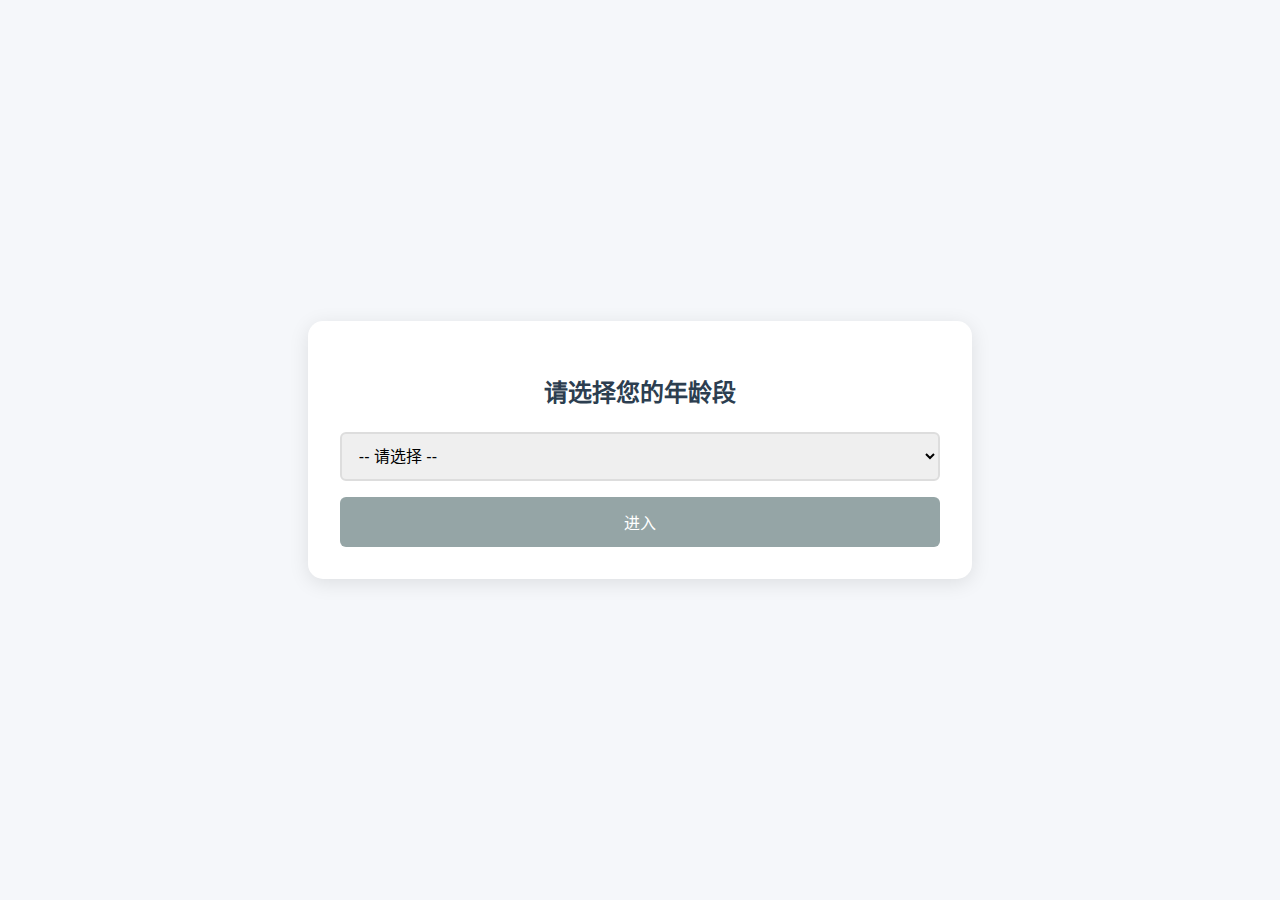
<file: index.html>
<!DOCTYPE html>
<html lang="zh-CN">
<head>
  <meta charset="UTF-8">
  <meta name="viewport" content="width=device-width, initial-scale=1.0">
  <title>年龄选择门户</title>
  <link rel="stylesheet" href="style.css">
</head>
<body>
  <div class="container">
    <h2>请选择您的年龄段</h2>
    <div class="selection-box">
      <select id="ageSelect" class="age-select">
        <option value="">-- 请选择 --</option>
        <option value="child">儿童（0-12岁）</option>
        <option value="teen">青少年（13-17岁）</option>
        <option value="adult">成人（18岁+）</option>
      </select>
      <button id="enterBtn" class="enter-button">进入</button>
    </div>
  </div>
  <script src="script.js"></script>
</body>
</html>
</file>
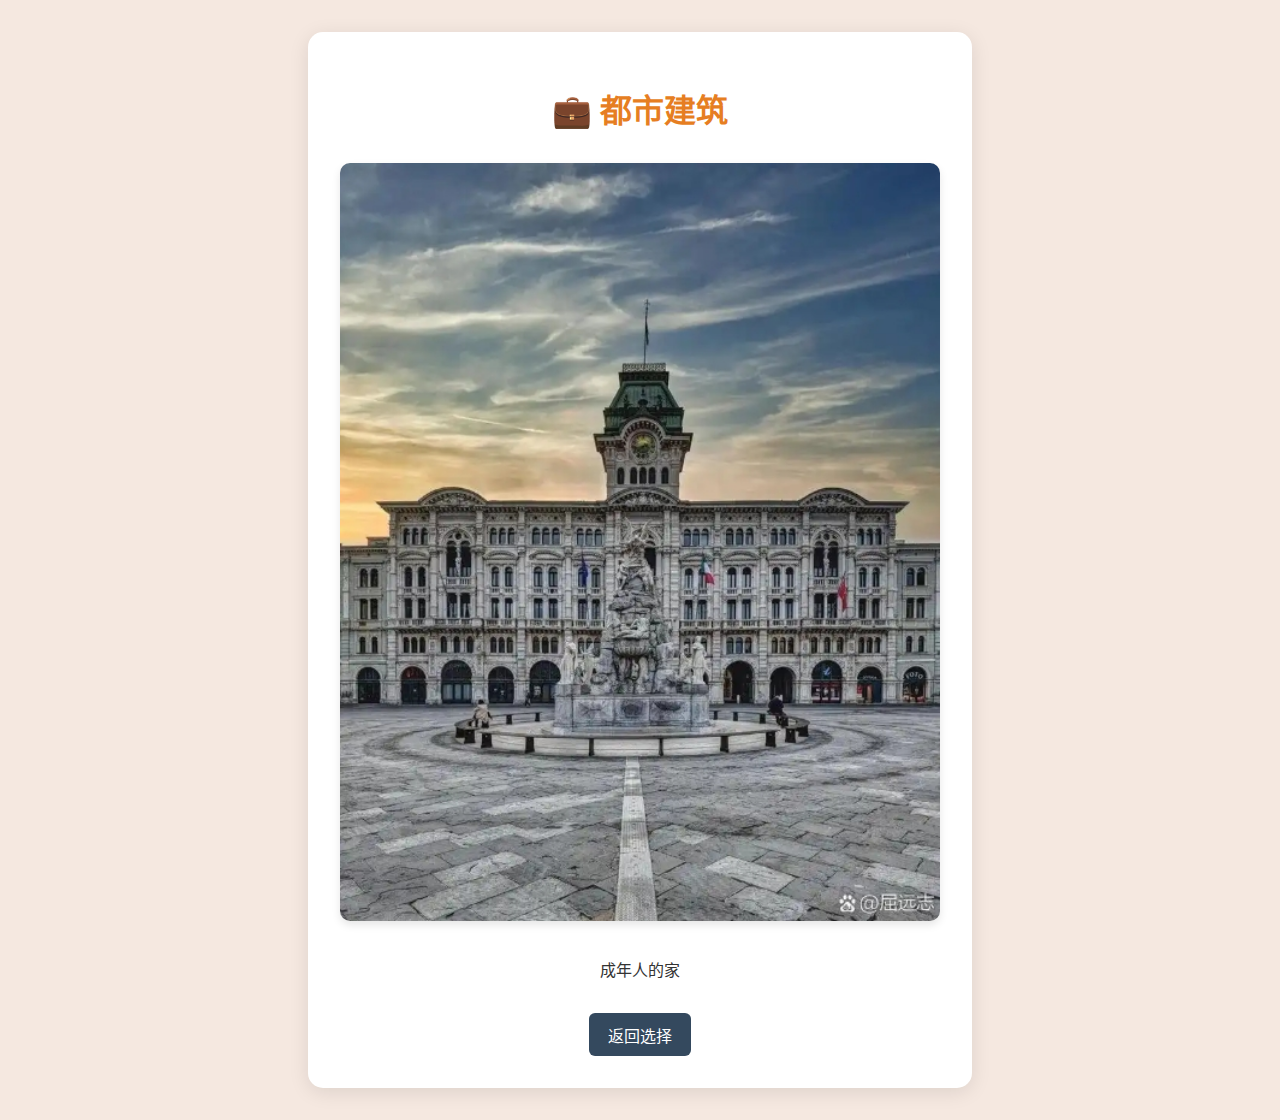
<file: adult.html>
<!DOCTYPE html>
<html lang="zh-CN">
<head>
  <meta charset="UTF-8">
  <meta name="viewport" content="width=device-width, initial-scale=1.0">
  <title>都市建筑</title>
  <link rel="stylesheet" href="style.css">
  <style>
    .page-theme {
      background-color: #f5e8e0;
    }
    .theme-title {
      color: #e67e22;
    }
  </style>
</head>
<body class="page-theme">
  <div class="container">
    <h1 class="theme-title">💼 都市建筑</h1>
    <img src="images/adult.jpg" alt="职场成人" class="age-image">
    <p>成年人的家</p>
    <a href="index.html" class="back-button">返回选择</a>
  </div>
</body>
</html>
</file>
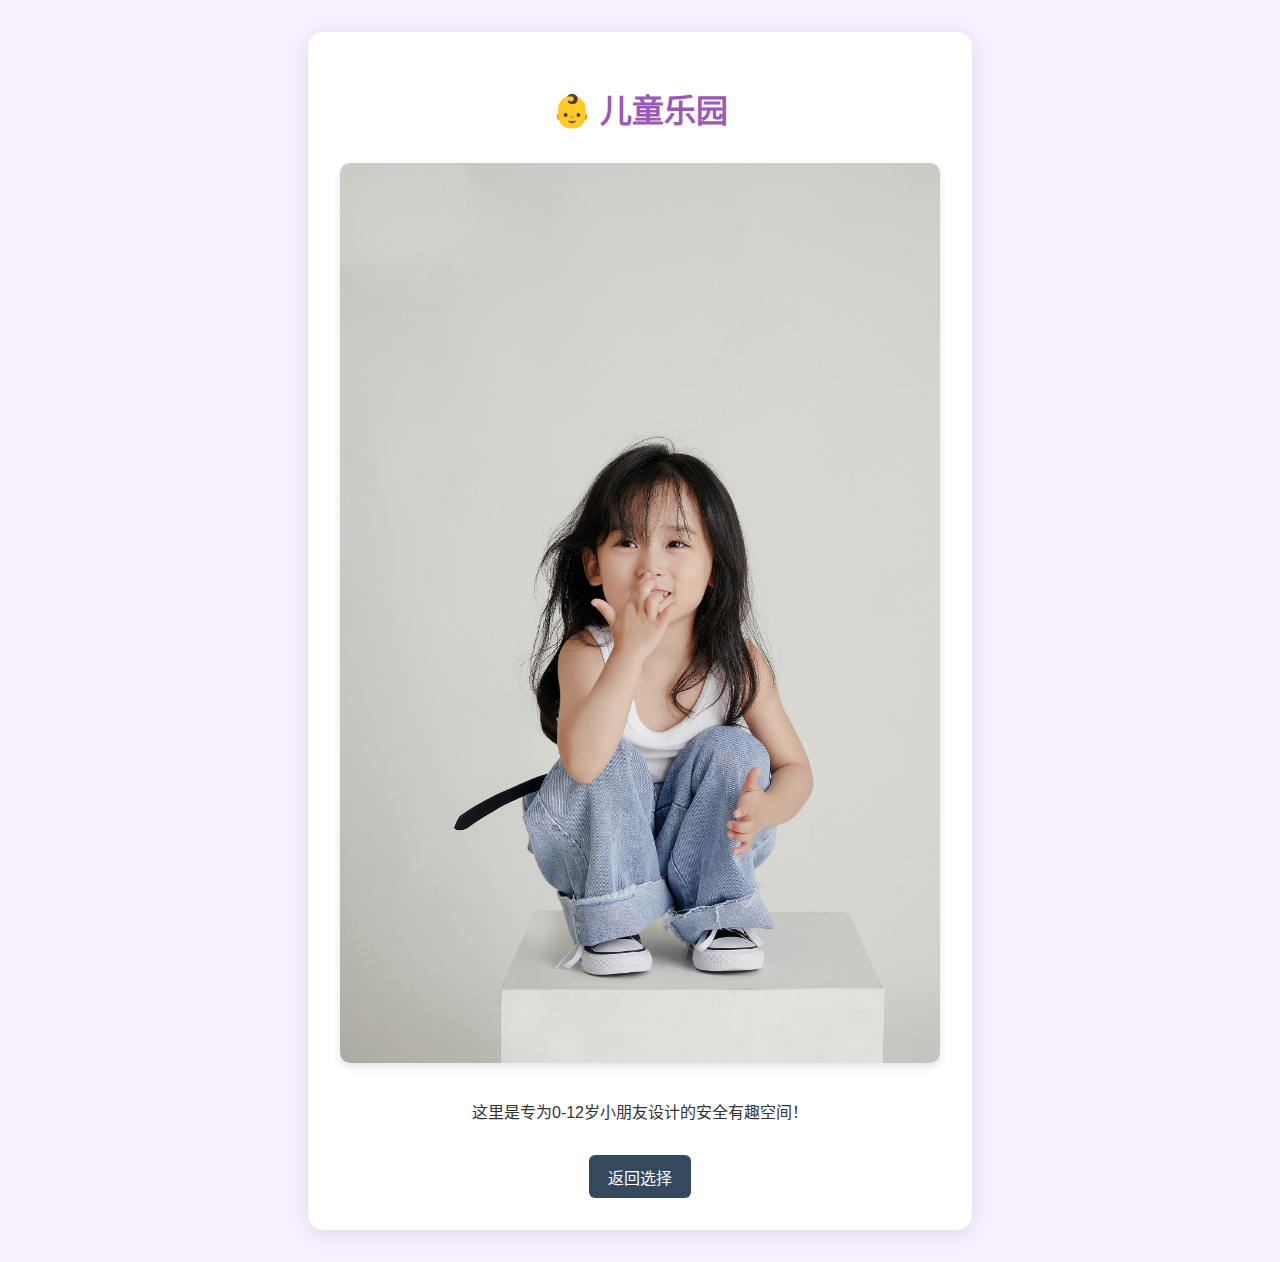
<file: child.html>
<!DOCTYPE html>
<html lang="zh-CN">
<head>
  <meta charset="UTF-8">
  <meta name="viewport" content="width=device-width, initial-scale=1.0">
  <title>儿童乐园</title>
  <link rel="stylesheet" href="style.css">
  <style>
    .page-theme {
      background-color: #f9f0ff;
    }
    .theme-title {
      color: #9b59b6;
    }
  </style>
</head>
<body class="page-theme">
  <div class="container">
    <h1 class="theme-title">👶 儿童乐园</h1>
    <img src="images/child.jpg" alt="快乐儿童" class="age-image">
    <p>这里是专为0-12岁小朋友设计的安全有趣空间！</p>
    <a href="index.html" class="back-button">返回选择</a>
  </div>
</body>
</html>
</file>
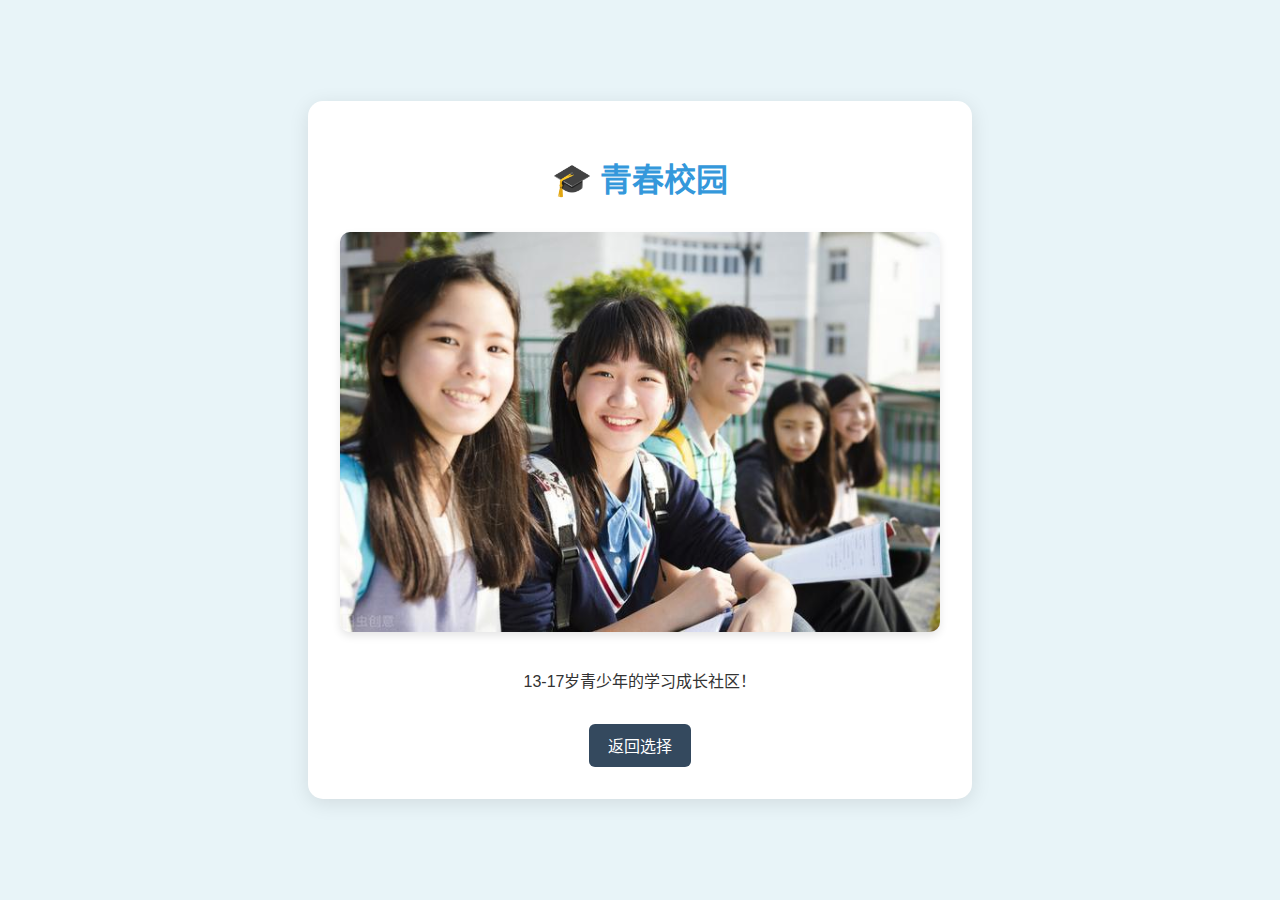
<file: teen.html>
<!DOCTYPE html>
<html lang="zh-CN">
<head>
  <meta charset="UTF-8">
  <meta name="viewport" content="width=device-width, initial-scale=1.0">
  <title>青春校园</title>
  <link rel="stylesheet" href="style.css">
  <style>
    .page-theme {
      background-color: #e8f4f8;
    }
    .theme-title {
      color: #3498db;
    }
  </style>
</head>
<body class="page-theme">
  <div class="container">
    <h1 class="theme-title">🎓 青春校园</h1>
    <img src="images/teen.jpg" alt="活力青少年" class="age-image">
    <p>13-17岁青少年的学习成长社区！</p>
    <a href="index.html" class="back-button">返回选择</a>
  </div>
</body>
</html>
</file>
<file: style.css>
/* 基础样式 */
body {
    font-family: 'Microsoft YaHei', sans-serif;
    background-color: #f5f7fa;
    display: flex;
    justify-content: center;
    align-items: center;
    min-height: 100vh;
    margin: 0;
    color: #333;
  }
  
  .container {
    background-color: white;
    padding: 2rem;
    border-radius: 10px;
    box-shadow: 0 4px 12px rgba(0, 0, 0, 0.1);
    text-align: center;
    width: 90%;
    max-width: 400px;
  }
  
  h2 {
    color: #2c3e50;
    margin-bottom: 1.5rem;
  }
  
  .selection-box {
    display: flex;
    flex-direction: column;
    gap: 1rem;
  }
  
  .age-select {
    padding: 0.8rem;
    border: 2px solid #ddd;
    border-radius: 6px;
    font-size: 1rem;
    transition: border-color 0.3s;
  }
  
  .age-select:focus {
    outline: none;
    border-color: #3498db;
  }
  
  .enter-button {
    background-color: #3498db;
    color: white;
    border: none;
    padding: 0.8rem;
    border-radius: 6px;
    font-size: 1rem;
    cursor: pointer;
    transition: background-color 0.3s;
  }
  
  .enter-button:hover {
    background-color: #2980b9;
  }
  
  .enter-button:disabled {
    background-color: #95a5a6;
    cursor: not-allowed;
  }
  /* 新增通用页面样式 */
.page-theme {
    transition: background-color 0.5s ease;
  }
  
  .container {
    background-color: white;
    padding: 2rem;
    border-radius: 15px;
    box-shadow: 0 4px 20px rgba(0, 0, 0, 0.1);
    text-align: center;
    width: 90%;
    max-width: 600px;
    margin: 2rem auto;
  }
  
  .age-image {
    width: 100%;
    border-radius: 10px;
    margin: 1rem 0;
    box-shadow: 0 4px 8px rgba(0, 0, 0, 0.1);
    transition: transform 0.3s;
  }
  
  .age-image:hover {
    transform: scale(1.02);
  }
  
  .theme-title {
    margin-bottom: 1rem;
    font-size: 2rem;
  }
  
  .back-button {
    display: inline-block;
    margin-top: 1rem;
    padding: 0.6rem 1.2rem;
    background-color: #34495e;
    color: white;
    text-decoration: none;
    border-radius: 6px;
    transition: background-color 0.3s;
  }
  
  .back-button:hover {
    background-color: #2c3e50;
  }
</file>
